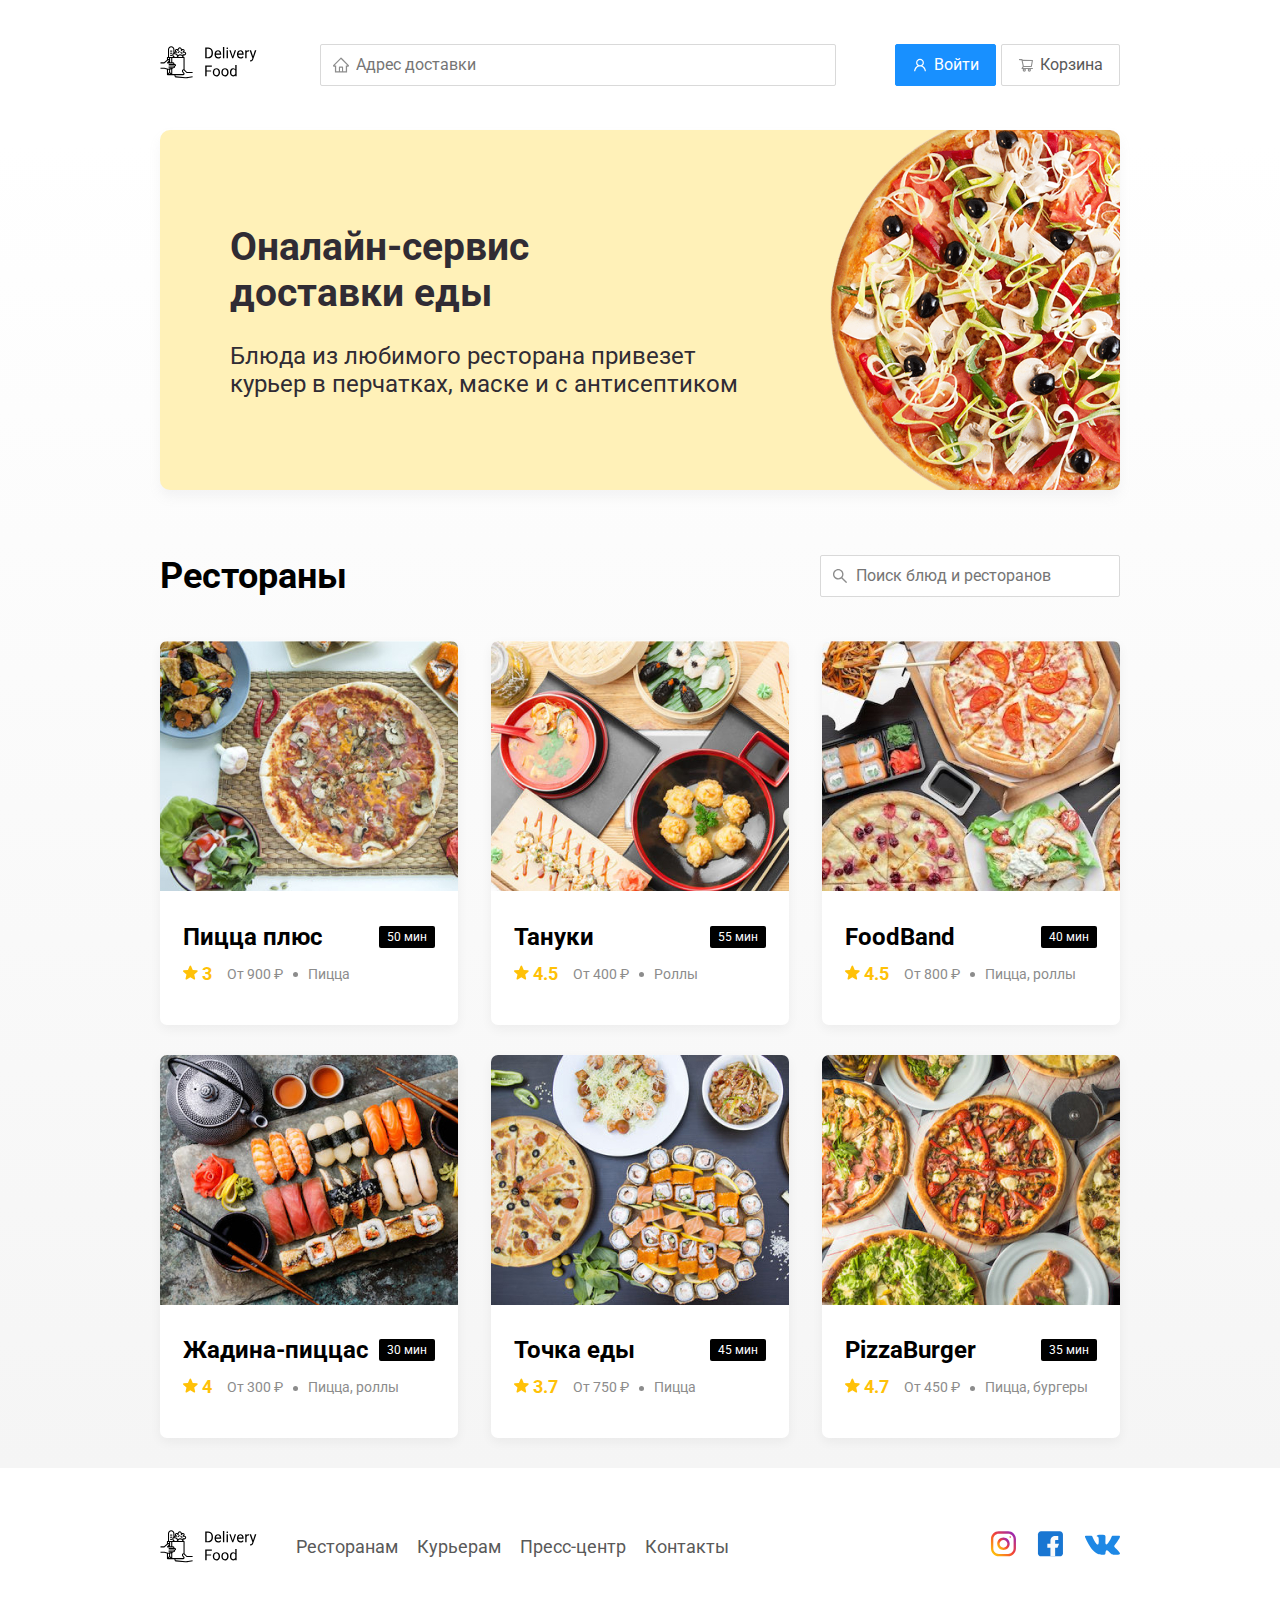
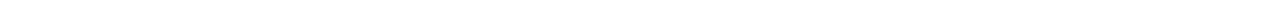
<file: index.html>
<!DOCTYPE html>
<html lang="ru">
<head>
    <meta charset="UTF-8">
    <meta name="viewport" content="width=device-width, initial-scale=1">
    <link rel="stylesheet" href="css/normalize.css">
    <link rel="stylesheet" href="css/animate.css">
    <link rel="stylesheet" href="css/style.css">
    <link href="https://fonts.googleapis.com/css?family=Roboto:400,700&display=swap&subset=cyrillic" rel="stylesheet">
    <title>Delivery Food - доставка еды на дом</title>
</head>
<body>
    <div class="container">
        <header class="header">
            <a href="index.html"class="logo">
            <img src="img/logo.svg" alt="logo">
            </a>
            <input type="text" class="input input-adress" placeholder="Адрес доставки">
            <div class="buttons">
                <button class="button button-primary">
                    <img src="img/user.svg" alt="user" class="button-icon">
                    <span class="button-text">Войти</span>
                </button>
                <button class="button" id="cart-button">
                    <img src="img/shopping-cart.svg" alt="Cart" class="button-icon">
                    <span class="button-text">Корзина</span>
                </button>
            </div>
        </header>

    </div>
    <!--./container-->
    <main class="main">
        <div class="container">
            <section class="promo"><h1 class="promo-title">Оналайн-сервис </br> доставки еды</h1>
                <p class="promo-text">
                    Блюда из любимого ресторана привезет курьер в перчатках, маске и с антисептиком
                </p>
            </section>
            <section class="restaurants">
                <div class="section-heading">
                    <h2 class="section-title">Рестораны</h2>
                    <input type="text" class="input input-search" placeholder="Поиск блюд и ресторанов">
                </div>
                <div class="cards">
                    <a href="restaraunt.html" class="card">
                        <img src="img/image.jpg" alt="image" class="card-image">
                        <div class="card-text">
                            <div class="card-heading">
                                <h3 class="card-title">Пицца плюс</h3>
                                <span class="card-tag tag">50 мин</span>
                            </div>
                            <!-- /.card-heading-->
                            <div class="card-info">
                                <div class="rating">
                                    <img src="img/rating.svg" alt="rating" class="rating-star">
                                    3
                                </div>
                                <div class="price">От 900 ₽</div>
                                <div class="category">Пицца</div>

                            </div>
                            <!-- /.card-info -->
                        </div>
                        <!--/.card-text-->
                    </a>
                    <!-- /.card -->

                    <a href="/restaraunt.html" class="card">
                        <img src="img/image2.jpg" alt="image" class="card-image">
                        <div class="card-text">
                            <div class="card-heading">
                                <h3 class="card-title">Тануки</h3>
                                <span class="card-tag tag">55 мин</span>
                            </div>
                            <!-- /.card-heading-->
                            <div class="card-info">
                                <div class="rating">
                                    <img src="img/rating.svg" alt="rating" class="rating-star">
                                    4.5
                                </div>
                                <div class="price">От 400 ₽</div>
                                <div class="category">Роллы</div>

                            </div>
                            <!-- /.card-info -->
                        </div>
                        <!--/.card-text-->
                    </a>
                    <!-- /.card -->

                    <a href="/restaraunt.html" class="card">
                        <img src="img/image3.jpg" alt="image" class="card-image">
                        <div class="card-text">
                            <div class="card-heading">
                                <h3 class="card-title">FoodBand</h3>
                                <span class="card-tag tag">40 мин</span>
                            </div>
                            <!-- /.card-heading-->
                            <div class="card-info">
                                <div class="rating">
                                    <img src="img/rating.svg" alt="rating" class="rating-star">
                                    4.5
                                </div>
                                <div class="price">От 800 ₽</div>
                                <div class="category">Пицца, роллы</div>

                            </div>
                            <!-- /.card-info -->
                        </div>
                        <!--/.card-text-->
                    </a>
                    <!-- /.card -->

                    <a href="/restaraunt.html" class="card">
                        <img src="img/image4.jpg" alt="image" class="card-image">
                        <div class="card-text">
                            <div class="card-heading">
                                <h3 class="card-title">Жадина-пиццас</h3>
                                <span class="card-tag tag">30 мин</span>
                            </div>
                            <!-- /.card-heading-->
                            <div class="card-info">
                                <div class="rating">
                                    <img src="img/rating.svg" alt="rating" class="rating-star">
                                    4
                                </div>
                                <div class="price">От 300 ₽</div>
                                <div class="category">Пицца, роллы</div>

                            </div>
                            <!-- /.card-info -->
                        </div>
                        <!--/.card-text-->
                    </a>
                    <!-- /.card -->

                    <a href="/restaraunt.html" class="card">
                        <img src="img/image5.jpg" alt="image" class="card-image">
                        <div class="card-text">
                            <div class="card-heading">
                                <h3 class="card-title">Точка еды</h3>
                                <span class="card-tag tag">45 мин</span>
                            </div>
                            <!-- /.card-heading-->
                            <div class="card-info">
                                <div class="rating">
                                    <img src="img/rating.svg" alt="rating" class="rating-star">
                                    3.7
                                </div>
                                <div class="price">От 750 ₽</div>
                                <div class="category">Пицца</div>

                            </div>
                            <!-- /.card-info -->
                        </div>
                        <!--/.card-text-->
                    </a>
                    <!-- /.card -->

                    <a href="/restaraunt.html" class="card">
                        <img src="img/image6.jpg" alt="image" class="card-image">
                        <div class="card-text">
                            <div class="card-heading">
                                <h3 class="card-title">PizzaBurger</h3>
                                <span class="card-tag tag">35 мин</span>
                            </div>
                            <!-- /.card-heading-->
                            <div class="card-info">
                                <div class="rating">
                                    <img src="img/rating.svg" alt="rating" class="rating-star">
                                    4.7
                                </div>
                                <div class="price">От 450 ₽</div>
                                <div class="category">Пицца, бургеры</div>

                            </div>
                            <!-- /.card-info -->
                        </div>
                        <!--/.card-text-->
                    </a>
                    <!-- /.card -->
                </div>
                <!-- /.cards -->
            </section>
        </div>
        <!-- /.container -->
    </main>
    <footer class="footer">
        <div class="container">
            <div class="footer-block">
                <img src="img/logo.svg" alt="logo" class="logo footer-logo">
                <nav class="footer-nav">
                   <a href="#" class="footer-link">Ресторанам</a>
                   <a href="#" class="footer-link">Курьерам</a>
                   <a href="#" class="footer-link">Пресс-центр</a>
                   <a href="#" class="footer-link">Контакты</a>
                </nav>
                <div class="social-links">
                    <a href="#" class="social-link"><img src="img/instagram.svg" alt="instagram"></a>
                    <a href="#" class="social-link"><img src="img/fb.svg" alt="facebook"></a>
                    <a href="#" class="social-link"><img src="img/vk.svg" alt="vkontakte"></a>
                </div>
                <!-- /.social-links -->
            </div>
            <!-- /.footer-block -->
        </div>
        <!-- /.container -->
    </footer>
    <div class="modal">
        <div class="modal-dialog">
            <div class="modal-header">
                <h3 class="modal-title">Корзина</h3>
                <button class="close">&times</button>
            </div>
            <!-- /.modal-header -->
            <div class="modal-body">
                <div class="food-row">
                    <span class="food-name">Ролл угорь стандарт</span>
                    <strong class="food-price">250 ₽</strong>
                    <div class="food-counter">
                        <button class="counter-button">-</button>
                        <span class="counter">1</span>
                        <button class="counter-button">+</button>
                    </div>
                    <!-- /.food-counter -->
                </div>
                <!-- /.food-row -->
                <div class="food-row">
                    <span class="food-name">Ролл угорь стандарт</span>
                    <strong class="food-price">250 ₽</strong>
                    <div class="food-counter">
                        <button class="counter-button">-</button>
                        <span class="counter">1</span>
                        <button class="counter-button">+</button>
                    </div>
                    <!-- /.food-counter -->
                </div>
                <!-- /.food-row -->
                <div class="food-row">
                    <span class="food-name">Ролл угорь стандарт</span>
                    <strong class="food-price">250 ₽</strong>
                    <div class="food-counter">
                        <button class="counter-button">-</button>
                        <span class="counter">1</span>
                        <button class="counter-button">+</button>
                    </div>
                    <!-- /.food-counter -->
                </div>
                <!-- /.food-row -->
                <div class="food-row">
                    <span class="food-name">Ролл угорь стандарт</span>
                    <strong class="food-price">250 ₽</strong>
                    <div class="food-counter">
                        <button class="counter-button">-</button>
                        <span class="counter">1</span>
                        <button class="counter-button">+</button>
                    </div>
                    <!-- /.food-counter -->
                </div>
                <!-- /.food-row -->
            </div>
            <!-- /.modal-body -->
            <div class="modal-footer">
                <span class="modal-pricetag">1250 ₽</span>
                <div class="modal-footer-buttons">
                    <button class="button button-primary">Оформить заказ</button>
                    <button class="button">Отмена</button>
                </div>
                <!-- /.modal-footer-btns -->
            </div>
            <!-- /.modal-footer -->
        </div>
        <!-- /.modal-dialog -->
    </div>
    <script src="js/main.js"></script>
</body>
</html>
</file>
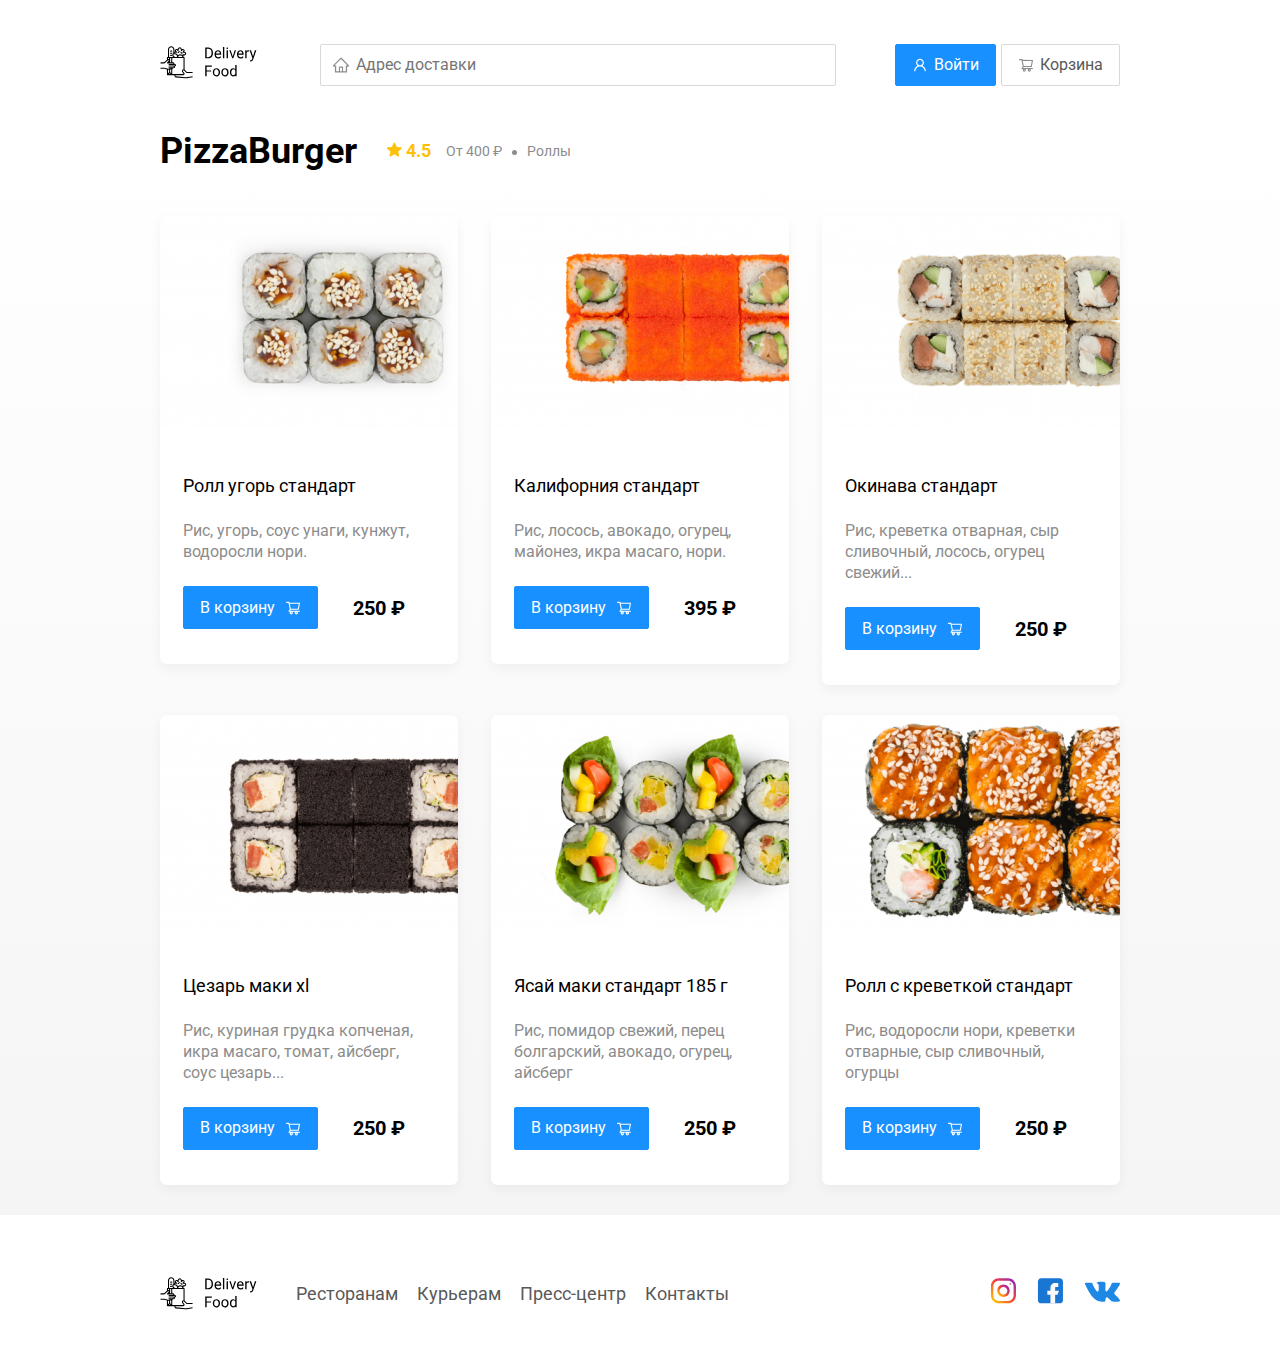
<file: restaraunt.html>
<!DOCTYPE html>
<html lang="ru">
<head>
    <meta charset="UTF-8">
    <meta name="viewport" content="width=device-width, initial-scale=1">
    <link rel="stylesheet" href="css/normalize.css">
    <link rel="stylesheet" href="css/animate.css">
    <link rel="stylesheet" href="css/style.css">
    <link href="https://fonts.googleapis.com/css?family=Roboto:400,700&display=swap&subset=cyrillic" rel="stylesheet">
    <title>PizzaBurger - доставка еды на дом</title>
</head>
<body>
    <div class="container">
        <header class="header">
            <a href="index.html"class="logo">
                <img src="img/logo.svg" alt="logo">
            </a>
            <input type="text" class="input input-adress" placeholder="Адрес доставки">
            <div class="buttons">
                <button class="button button-primary">
                    <img src="img/user.svg" alt="user" class="button-icon">
                    <span class="button-text">Войти</span>
                </button>
                <button class="button" id="cart-button">
                    <img src="img/shopping-cart.svg" alt="Cart" class="button-icon">
                    <span class="button-text">Корзина</span>
                </button>
                
            </div>
        </header>
        
    </div>
    <!--./container-->
    <main class="main">
        <div class="container">
            <section class="restaurants">
                <div class="section-heading">
                    <h2 class="section-title">PizzaBurger</h2>
                    <div class="restaraunt-info">
                        <div class="rating">
                            <img src="img/rating.svg" alt="rating" class="rating-star">
                            4.5
                        </div>
                        <div class="price">От 400 ₽</div>
                        <div class="category">Роллы</div>
                        
                    </div>
                </div>
                <div class="cards">
                    <div class="card wow fadeInUp" data-wow-delay="0.2s">
                        <img src="img/product1.jpg" alt="image" class="card-image-product">
                        <div class="card-text">
                            <div class="card-heading">
                                <h3 class="card-title-reg">Ролл угорь стандарт</h3>
                                
                            </div>
                            <!-- /.card-heading-->
                            <div class="card-info">
                                <div class="ingredients">Рис, угорь, соус унаги, кунжут, водоросли нори.</div>
                            </div>
                            <!-- /.card-info -->
                            <div class="card-buttons">
                            <button class="button button-primary">
                                <span class="button-card-text">В корзину</span>
                                <img src="img/shopping-cart-white.svg" alt="shopping cart" class="button-card-image">
                            </button>
                            <strong class="card-price-bold">250 ₽</strong>
                        </div>
                        </div>
                        <!--/.card-text-->
                    </div>
                    <!-- /.card -->
                    
                    <div class="card wow fadeInUp" data-wow-delay="0.4s">
                        <img src="img/product2.jpg" alt="image" class="card-image-product">
                        <div class="card-text">
                            <div class="card-heading">
                                <h3 class="card-title-reg">Калифорния стандарт</h3>
                                
                            </div>
                            <!-- /.card-heading-->
                            <div class="card-info">
                                <div class="ingredients">Рис, лосось, авокадо, огурец, майонез, икра масаго, нори.</div>
                            </div>
                            <!-- /.card-info -->
                            <div class="card-buttons">
                            <button class="button button-primary">
                                <span class="button-card-text">В корзину</span>
                                <img src="img/shopping-cart-white.svg" alt="shopping cart" class="button-card-image">
                            </button>
                            <strong class="card-price-bold">395 ₽</strong>
                        </div>
                        </div>
                        <!--/.card-text-->
                    </div>
                    <!-- /.card -->
    
                    <div class="card wow fadeInUp" data-wow-delay="0.6s">
                        <img src="img/product3.jpg" alt="image" class="card-image-product">
                        <div class="card-text">
                            <div class="card-heading">
                                <h3 class="card-title-reg">Окинава стандарт</h3>
                                
                            </div>
                            <!-- /.card-heading-->
                            <div class="card-info">
                                <div class="ingredients"> Рис, креветка отварная, сыр сливочный, лосось, огурец свежий...</div>
                            </div>
                            <!-- /.card-info -->
                            <div class="card-buttons">
                            <button class="button button-primary">
                                <span class="button-card-text">В корзину</span>
                                <img src="img/shopping-cart-white.svg" alt="shopping cart" class="button-card-image">
                            </button>
                            <strong class="card-price-bold">250 ₽</strong>
                        </div>
                        </div>
                        <!--/.card-text-->
                    </div>
                    <!-- /.card -->
    
                    <div class="card wow fadeInUp" data-wow-delay="0.2s">
                        <img src="img/product4.jpg" alt="image" class="card-image-product">
                        <div class="card-text">
                            <div class="card-heading">
                                <h3 class="card-title-reg">Цезарь маки хl</h3>
                                
                            </div>
                            <!-- /.card-heading-->
                            <div class="card-info">
                                <div class="ingredients">Рис, куриная грудка копченая, икра масаго, томат, айсберг, соус цезарь...</div>
                            </div>
                            <!-- /.card-info -->
                            <div class="card-buttons">
                            <button class="button button-primary">
                                <span class="button-card-text">В корзину</span>
                                <img src="img/shopping-cart-white.svg" alt="shopping cart" class="button-card-image">
                            </button>
                            <strong class="card-price-bold">250 ₽</strong>
                        </div>
                        </div>
                        <!--/.card-text-->
                    </div>
                    <!-- /.card -->
    
                    <div class="card wow fadeInUp" data-wow-delay="0.4s">
                        <img src="img/product5.jpg" alt="image" class="card-image-product">
                        <div class="card-text">
                            <div class="card-heading">
                                <h3 class="card-title-reg">Ясай маки стандарт 185 г</h3>
                                
                            </div>
                            <!-- /.card-heading-->
                            <div class="card-info">
                                <div class="ingredients">Рис, помидор свежий, перец болгарский, авокадо, огурец, айсберг</div>
                            </div>
                            <!-- /.card-info -->
                            <div class="card-buttons">
                            <button class="button button-primary">
                                <span class="button-card-text">В корзину</span>
                                <img src="img/shopping-cart-white.svg" alt="shopping cart" class="button-card-image">
                            </button>
                            <strong class="card-price-bold">250 ₽</strong>
                        </div>
                        </div>
                        <!--/.card-text-->
                    </div>
                    <!-- /.card -->
    
                    <div class="card wow fadeInUp" data-wow-delay="0.6s">
                        <img src="img/product6.jpg" alt="image" class="card-image-product">
                        <div class="card-text">
                            <div class="card-heading">
                                <h3 class="card-title-reg">Ролл с креветкой стандарт</h3>
                                
                            </div>
                            <!-- /.card-heading-->
                            <div class="card-info">
                                <div class="ingredients">Рис, водоросли нори, креветки отварные, сыр сливочный, огурцы</div>
                            </div>
                            <!-- /.card-info -->
                            <div class="card-buttons">
                            <button class="button button-primary">
                                <span class="button-card-text">В корзину</span>
                                <img src="img/shopping-cart-white.svg" alt="shopping cart" class="button-card-image">
                            </button>
                            <strong class="card-price-bold">250 ₽</strong>
                        </div>
                        </div>
                        <!--/.card-text-->
                    </div>
                    <!-- /.card -->
                </div>
                <!-- /.cards -->
            </section>
        </div>
        <!-- /.container -->
    </main>
    <footer class="footer">
        <div class="container">
            <div class="footer-block">
                <img src="img/logo.svg" alt="logo" class="logo footer-logo">
                <nav class="footer-nav">
                   <a href="#" class="footer-link">Ресторанам</a>
                   <a href="#" class="footer-link">Курьерам</a>
                   <a href="#" class="footer-link">Пресс-центр</a>
                   <a href="#" class="footer-link">Контакты</a>
                </nav>
                <div class="social-links">
                    <a href="#" class="social-link"><img src="img/instagram.svg" alt="instagram"></a>
                    <a href="#" class="social-link"><img src="img/fb.svg" alt="facebook"></a>
                    <a href="#" class="social-link"><img src="img/vk.svg" alt="vkontakte"></a>
                </div>
                <!-- /.social-links -->
            </div>
            <!-- /.footer-block -->
        </div>
        <!-- /.container -->
    </footer>
    <div class="modal">
        <div class="modal-dialog">
            <div class="modal-header">
                <h3 class="modal-title">Корзина</h3>
                <button class="close">&times</button>
            </div>
            <!-- /.modal-header -->
            <div class="modal-body">
                <div class="food-row">
                    <span class="food-name">Ролл угорь стандарт</span>
                    <strong class="food-price">250 ₽</strong>
                    <div class="food-counter">
                        <button class="counter-button">-</button>
                        <span class="counter">1</span>
                        <button class="counter-button">+</button>
                    </div>
                    <!-- /.food-counter -->
                </div>
                <!-- /.food-row -->
                <div class="food-row">
                    <span class="food-name">Ролл угорь стандарт</span>
                    <strong class="food-price">250 ₽</strong>
                    <div class="food-counter">
                        <button class="counter-button">-</button>
                        <span class="counter">1</span>
                        <button class="counter-button">+</button>
                    </div>
                    <!-- /.food-counter -->
                </div>
                <!-- /.food-row -->
                <div class="food-row">
                    <span class="food-name">Ролл угорь стандарт</span>
                    <strong class="food-price">250 ₽</strong>
                    <div class="food-counter">
                        <button class="counter-button">-</button>
                        <span class="counter">1</span>
                        <button class="counter-button">+</button>
                    </div>
                    <!-- /.food-counter -->
                </div>
                <!-- /.food-row -->
                <div class="food-row">
                    <span class="food-name">Ролл угорь стандарт</span>
                    <strong class="food-price">250 ₽</strong>
                    <div class="food-counter">
                        <button class="counter-button">-</button>
                        <span class="counter">1</span>
                        <button class="counter-button">+</button>
                    </div>
                    <!-- /.food-counter -->
                </div>
                <!-- /.food-row -->
            </div>
            <!-- /.modal-body -->
            <div class="modal-footer">
                <span class="modal-pricetag">1250 ₽</span>
                <div class="modal-footer-buttons">
                    <button class="button button-primary">Оформить заказ</button>
                    <button class="button">Отмена</button>
                </div>
                <!-- /.modal-footer-btns -->
            </div>
            <!-- /.modal-footer -->
        </div>
        <!-- /.modal-dialog -->   
    </div>
    <script src="js/wow.min.js"></script>
    <script src="js/main.js"></script>
</body>
</html>
</file>
<file: css/style.css>
* {
    box-sizing: border-box;
}
body {
    font-family: 'Roboto', sans-serif;
    padding-top: 44px;
}
.container{
    max-width: 1200px;
    margin: auto;
}

.header {
    display: flex;
    align-items: center;
    justify-content: space-between;
    margin-bottom: 44px;
}
.input {
    background: #FFFFFF;
    border: 1px solid #D9D9D9;
    border-radius: 2px;
    font-size: 16px;
    line-height: 24px;
    padding: 8px;
    padding-left: 35px;
    background-repeat: no-repeat;
    background-position: left 11px center;
}

.input-adress {
    flex: 0.8;
    background-image: url(../img/home.svg);
  
}
.input-search {
    width: 300px;
    background-image: url(../img/search.svg);
    margin-left: auto;

}
 .button {
    display: flex;
    align-items: center;
    padding: 8px 16px;
    background: #FFFFFF;
    border: 1px solid #D9D9D9;
    box-sizing: border-box;
    box-shadow: 0px 0px 2px rgba(0, 0, 0, 0.0015);
    border-radius: 2px;
    color: #595959;
    font-size: 16px;
    line-height: 24px;
 }

 .buttons {
    display: flex;
    align-items: center;
 }

 .button-primary {
    background: #1890FF;
    border: 1px solid #1890FF;
    color: #fff;
    margin-right: 5px;
 }
 .button-card-text{
     margin-right: 10px;
 }
 
 .button-icon {
     margin-right: 6px;
 }
 .promo {
    box-shadow: 0px 7px 12px rgba(158, 158, 163, 0.1);
    background: #FFF1B8 url(../img/promo-image.png) no-repeat center  right -110px / 550px;
    border-radius: 10px;
    padding: 68px 70px;
    margin-bottom: 65px;
 }
 .promo-title {
    font-style: normal;
    font-weight: bold;
    font-size: 39px;
    line-height: 46px;
    color: #302C34;
}
 .promo-text {
    max-width: 538px;
    font-style: normal;
    font-weight: normal;
    font-size: 24px;
    line-height: 28px;
    color: #302C34;
 }
 .main {
    background: linear-gradient(180deg, rgba(245, 245, 245, 0) 1.04%, #F5F5F5 100%);
 }

.section-heading {
    display: flex;
    align-items: center;
    margin-bottom: 44px;
}
.section-title {
    font-style: normal;
    font-weight: bold;
    font-size: 36px;
    line-height: 42px;
    margin: 0;
    color: #000000;
    margin-right: 30px;
}
.cards {
    display: flex;
    align-items: flex-start;
    flex-wrap: wrap;
    justify-content: space-between;
}
.card {
    background: #FFFFFF;
    box-shadow: 0px 4px 12px rgba(0, 0, 0, 0.05);
    border-radius: 7px;
    overflow: hidden;
    margin-bottom: 30px;
    flex-basis: 31%;
    text-decoration: none;
}

.card-image {
    width: 384px;
    height: 250px;
    object-fit: cover;
}
.card-image-product{
    width: 384px;
    height: 212px;
    object-fit: cover;
}


.card-text{
    padding-top: 20px;
    padding-bottom: 35px;
    padding-left: 23px;
    padding-right: 23px;
}
.card-heading {
    display:flex;
    align-items:center;
    justify-content: space-between;
}
.card-title{
    margin: 0;
    font-style: normal;
    font-weight: bold;
    font-size: 24px;
    line-height: 32px;
    color: #000000;
}
.card-title-reg{
    font-style: normal;
    font-weight: normal;
    font-size: 18px;
    line-height: 32px;
    color: #000000;
}
.card-tag{
    font-style: normal;
    font-weight: normal;
    font-size: 12px;
    line-height: 20px;
    color: #FFFFFF;
    background:#000;
    border-radius:2px;
    padding: 1px 8px;
    margin: 10px 0;
}
.card-info {
    display: flex;
    align-items: center;
    flex-wrap: wrap;
}
.card-buttons{
    display:flex;
    align-items:center;
    margin-top: 24px;
}
.card-price-bold{
    font-style: normal;
    font-weight: bold;
    font-size: 20px;
    line-height: 32px;
    color: #000000;
    margin-left: 30px;
    }

.restaraunt-info{
    display: flex;
    align-items: center;
    flex-wrap: wrap;
}

.rating {
    margin-right: 26px;
    color: #FFC107;
    font-weight: bold;
    font-size: 18px;
    line-height: 32px;    
}
.price, .category{
    font-size: 18px;
    line-height: 32px;
    color: #8C8C8C;
}
.price{
    margin-right: 10px;
}

.category{
    white-space: nowrap;
    text-overflow: ellipsis;
    overflow: hidden;
    max-width: 150px;
}
.price:after{
    content: "";
    width: 5px;
    height: 5px;
    background-color: #8c8c8c;
    display: inline-block;
    vertical-align: middle;
    border-radius: 50%;
    margin-left: 10px;
}
.ingredients{
    font-size: 16px;
    line-height: 21px;
    color: #8C8C8C;
}
.footer {
    padding: 60px 0;
}
.footer-block {
    display: flex;
    align-items: center;
    justify-content: space-between;
}

.footer-nav {
    margin-left: 35px;
    margin-right: auto;
}

.footer-link {
    display: inline-block;
    font-size: 18px;
    line-height: 21px;
    color: #595959;
    text-decoration: none;
}
.footer-link:not(:last-child) {
    margin-right: 15px;
}

.social-links {
    display: flex;
    align-items: center;
}

.social-link:not(:last-child) {
    margin-right: 21px;
}
.modal{
    position: fixed;
    left: 0;
    top: 0; 
    width: 100%;
    height: 100%;
    background: rgba(0, 0, 0, 0.4);
    display: none;
}
.is-open {
    display: flex;
}

.modal-dialog{
    max-width: 780px;
    width: 95%;
    background: #FFFFFF;
    border-radius: 5px;
    margin: auto;
    padding: 40px 45px;
}
.modal-header{
    display: flex;
    align-items: center;
    justify-content: space-between;
    margin-bottom: 45px;
}
.modal-title{
    margin: 0;
    font-weight: bold;
    font-size: 36px;
    line-height: 42px;
    color: #000000;
}
.close{
    font-size: 36px;
    border:none;
    background-color: transparent;
}
.modal-body{
    margin-bottom: 52px;
}
.food-row{
    display:flex;  
    align-items:flex-start;
    justify-content: space-between;
    padding-bottom: 8px;
    border-bottom: 1px solid #D9D9D9;
    margin-bottom: 15px;

}
.food-price{
    margin-left: auto;
    margin-right: 47px;
    font-weight: bold;
    font-size: 20px;
    line-height: 32px;
}
.food-name {
    font-size: 18px;
    line-height: 32px;
    color:#000;
}
.food-counter{
    display: flex;
    align-items: center;
}
.counter{
    font-size: 16px;
    line-height: 24px;
    color: #000000;
    margin-left: 10px;
    margin-right: 10px;
}
.counter-button{
    padding-left: 15px;
    padding-right: 15px;
    display: flex;
    align-items: center;
    justify-content: space-between;
    width: 39px;
    height: 32px;
    background: #FFFFFF;
    border: 1px solid #40A9FF;
    box-sizing: border-box;
    border-radius: 2px;
    font-size: 14px;
    line-height: 22px;
    color: #40A9FF;
}
.modal-footer{
    display: flex;
    align-items: center;
    justify-content: space-between;
}
.modal-pricetag{
    background: #262626;
    border-radius: 5px;
    color: #ffffff;
    font-weight: bold;
    font-size: 20px;
    line-height: 23px;
    padding: 15px 20px;

color: #FAFAFA;
}
.modal-footer-buttons{
    display: flex;
    align-items: center;
}

@media (max-width: 1366px){
    .container {
        max-width: 960px;
    }
    .promo {
        background-size: 400px;
        background-position: center  right -110px;
    }
    .rating{
        margin-right: 15px;
    }
    .category, .price {
        font-size: 14px;
    }
}

@media (max-width: 992px) {
    .container{
        max-width: 750px;
    }
    .promo{
        padding: 50px;
        background-size: 320px;
    }
    .promo-text {
        font-size: 18px;
        max-width: 400px;
    }
    .card {
        flex-basis: 49%;
    }
    .footer-link{
        font-size: 16px;
    }
}

@media (max-width: 768px) {
    .container {
        max-width: 560px;
    }
    .card-info {
        flex-wrap: wrap;
    }
    .card-image-product {
        width: 100%;
    }
    .rating {
        flex-basis: 100%;
    }
    .card-title {
        font-size: 18px;
    }
}

@media(max-width: 578px){
    .container {
        max-width: 90%;
    }
    .header {
        flex-wrap: wrap;
    }
    .input-adress {
        margin-top: 15px;
        order: 5;
        flex:1;
    }
    .promo{
        background-image: none;
    
    }
    .promo-title{
        margin-bottom: 10px;
        font-size: 24px;
    }
    .section-title {
        font-size: 20px;
    }
    .card {
        flex-basis: 100%;
    }
    .card-image {
        width: 100%;
    }
    .card-image-product {
        width: 100%;
    }
    .footer{
        padding: 30px 0;
    }
    .footer-block{
        align-items:flex-start;
    }
    .footer-nav{
        margin-left: 0;
        margin-right: 0;
        order:0;
        display: flex;
        flex-direction: column;
    }
    .footer-logo{
        order:1;
        margin-right: 20px;
    
    }
    .footer-links{
        order:0;
        
    }
    .social-links {
        order:2;
    }
}
@media(max-width: 480px){
    .button-text{
        display:none;
    }
    .button{
        min-height: 40px;
        
    }
    .button-icon{
        margin: 0;
    }
    .promo {
        padding: 20px;
    }
    .section-heading{
        flex-wrap: wrap;
    }
    .footer-block{
        flex-wrap: wrap;
        flex-direction: column;
        align-items: center;
    }
    .footer-logo{
        order:0;
        margin-bottom: 20px;
    }
    .footer-nav{
        margin-bottom: 20px;
        text-align: center;
    }
    .footer-link:not(:last-child){
        margin-right: 0;
    }
}
</file>
